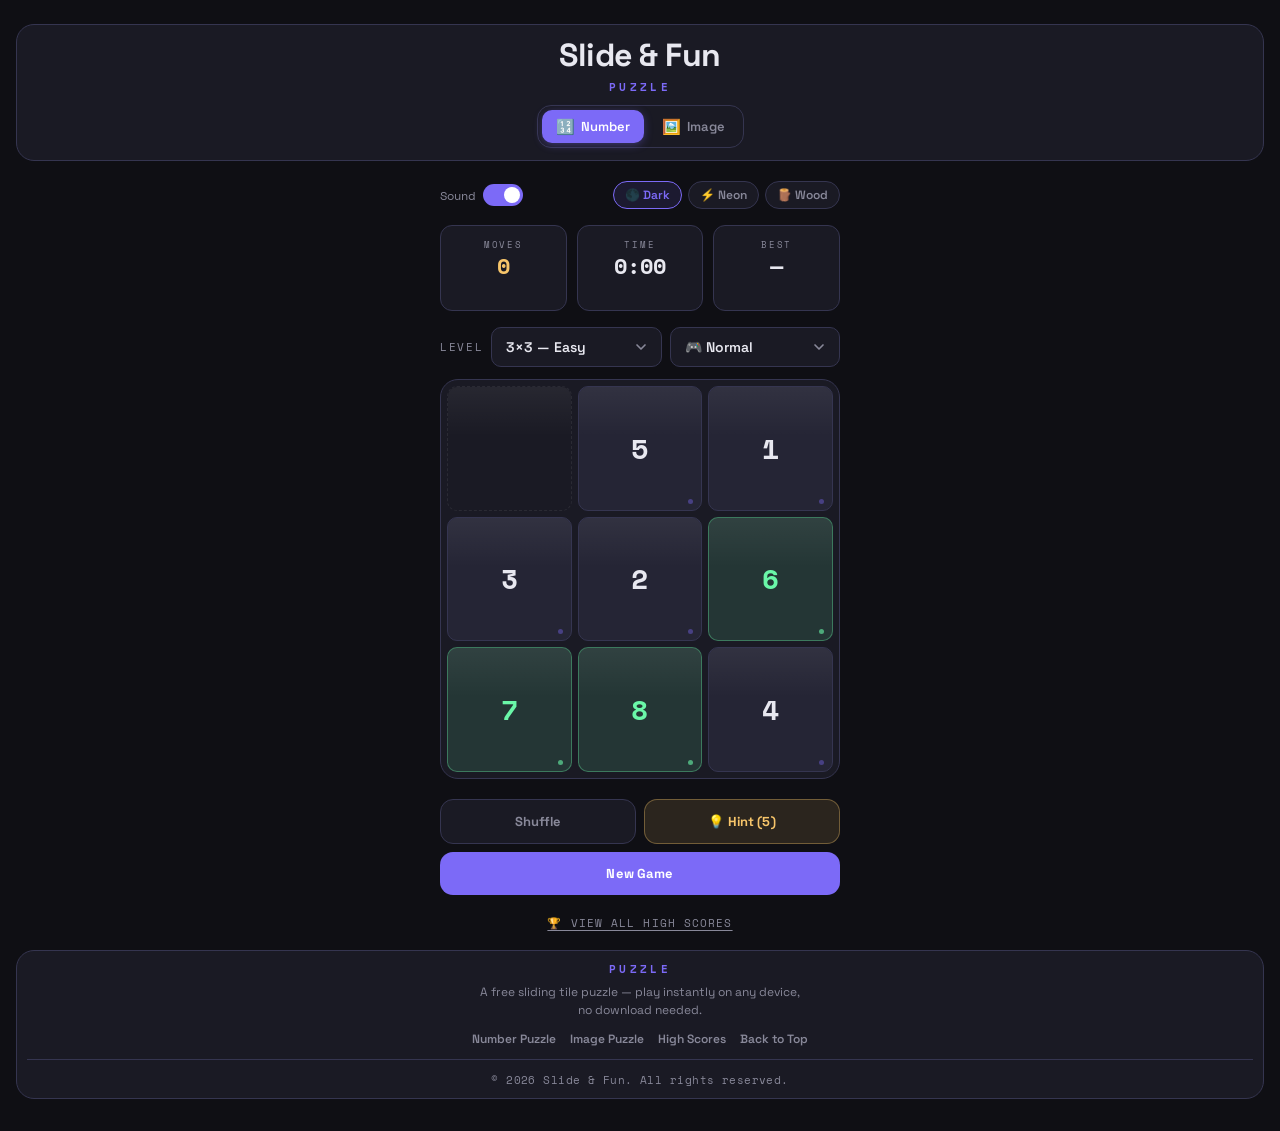
<file: index.html>
<!DOCTYPE html>
<html lang="en">
<head>
<meta charset="UTF-8">
<meta name="viewport" content="width=device-width, initial-scale=1.0, maximum-scale=1.0, user-scalable=no">
<title>Slide & Fun – Free Sliding Tile Puzzle Game</title>

<!-- SEO Meta Tags -->
<meta name="description" content="Slide & Fun is a free mobile-friendly sliding tile puzzle game. Challenge yourself with 3×3 up to 9×9 grids. Play instantly — no download needed!">
<meta name="keywords" content="sliding puzzle, tile puzzle, number puzzle, free puzzle game, brain game, mobile puzzle">
<meta name="author" content="Slide & Fun">
<meta name="robots" content="index, follow">
<link rel="canonical" href="https://slide-and-fun.netlify.app/">
<meta property="og:title" content="Slide & Fun – Sliding Tile Puzzle Game">
<meta property="og:description" content="Free online sliding tile puzzle. Multiple difficulty levels, timer, and best score tracking. Play now!">
<meta property="og:url" content="https://slide-and-fun.netlify.app/">
<meta property="og:type" content="website">
<meta name="twitter:card" content="summary_large_image">
<meta name="twitter:title" content="Slide & Fun – Sliding Tile Puzzle Game">
<meta name="theme-color" content="#0f0f14">

<link rel="stylesheet" href="styles.css">
</head>
<body>

<header class="app-header">
  <div class="header-top">
    <span class="logo">Puzzle</span>
    <nav class="header-nav">
      <button class="nav-tab active" data-mode="number" onclick="switchMode('number')">
        <span class="nav-icon">🔢</span>
        <span class="nav-label">Number</span>
      </button>
      <button class="nav-tab" data-mode="image" onclick="switchMode('image')">
        <span class="nav-icon">🖼️</span>
        <span class="nav-label">Image</span>
      </button>
    </nav>
  </div>
  <h1>Slide &amp; Fun</h1>
</header>

<!-- ── Number Puzzle View ── -->
<div id="number-puzzle-view">

<!-- Controls: Sound + Theme -->
<div id="controls-row">
  <div class="sound-group">
    <span class="sound-label">Sound</span>
    <button class="toggle on" id="sound-toggle" onclick="toggleSound()" aria-label="Toggle sound"></button>
  </div>
  <div class="theme-group">
    <button class="theme-btn active" data-theme="dark"   onclick="setTheme('dark',this)">🌑 Dark</button>
    <button class="theme-btn"        data-theme="neon"   onclick="setTheme('neon',this)">⚡ Neon</button>
    <button class="theme-btn"        data-theme="wood"   onclick="setTheme('wood',this)">🪵 Wood</button>
  </div>
</div>

<!-- Stats -->
<div class="stats">
  <div class="stat-box">
    <div class="stat-label">Moves</div>
    <div class="stat-value accent" id="moves">0</div>
  </div>
  <div class="stat-box">
    <div class="stat-label">Time</div>
    <div class="stat-value" id="timer">0:00</div>
  </div>
  <div class="stat-box">
    <div class="stat-label">Best</div>
    <div class="stat-value" id="best">—</div>
    <div class="best-badge" id="best-badge">SAVED</div>
  </div>
</div>

<!-- Difficulty + Mode Row -->
<div class="difficulty-row">
  <span class="diff-label">Level</span>
  <select class="diff-select" id="diff-select" onchange="setDifficulty(parseInt(this.value))">
    <option value="3">3×3 — Easy</option>
    <option value="4">4×4 — Medium</option>
    <option value="5">5×5 — Hard</option>
    <option value="6">6×6 — Expert</option>
    
  </select>
  <select class="mode-select" id="mode-select" onchange="onModeChange(this.value)">
    <option value="normal">🎮 Normal</option>
    <option value="challenge">⏱ Challenge</option>
  </select>
</div>

<!-- Challenge countdown bar -->
<div id="challenge-bar-wrap">
  <div class="challenge-bar-header">
    <span class="challenge-bar-label">⏱ Time Remaining</span>
    <span id="challenge-countdown">—</span>
  </div>
  <div class="challenge-bar-track">
    <div id="challenge-bar-fill"></div>
  </div>
</div>

<!-- Board -->
<div id="board-wrap">
  <div id="board"></div>
</div>

<!-- Actions -->
<div id="actions">
  <button class="btn btn-secondary" onclick="shuffleBoard()">Shuffle</button>
  <button class="btn btn-hint" id="hint-btn" onclick="showHint()">💡 Hint</button>
  <button class="btn btn-primary" onclick="newGame(true)">New Game</button>
</div>

<!-- High Score link -->
<div class="hs-row">
  <button class="hs-link" onclick="showHSPanel()">🏆 View All High Scores</button>
</div>

</div><!-- end number-puzzle-view -->

<!-- Time Limit Modal -->
<div id="time-modal-overlay">
  <div class="time-modal-card">
    <span class="time-modal-emoji">⏱</span>
    <div class="time-modal-title">Challenge Mode</div>
    <div class="time-modal-sub">Set a time limit. Solve the puzzle before time runs out!</div>
    <div class="time-input-wrap">
      <input type="number" id="time-limit-input" min="1" max="99" value="5" placeholder="5" />
      <span class="time-input-unit">minutes</span>
    </div>
    <div class="time-modal-actions">
      <button class="btn btn-secondary" onclick="cancelChallengeMode()" style="flex:1;padding:13px 0">Cancel</button>
      <button class="btn btn-challenge" onclick="startChallenge()" style="flex:2;padding:13px 0;font-size:15px;font-weight:700">Start ⚡</button>
    </div>
  </div>
</div>

<!-- Time's Up Overlay -->
<div id="timesup-overlay">
  <div class="timesup-card">
    <span class="timesup-emoji">⌛</span>
    <div class="timesup-title">Oops! Time's Up</div>
    <div class="timesup-msg">
      The puzzle wasn't finished within<br>
      <strong id="timesup-limit-display">—</strong>. Better luck next time!
    </div>
    <div style="display:flex;gap:10px">
      <button class="btn btn-secondary" onclick="exitChallenge()" style="flex:1;padding:13px 0;font-size:13px">Normal Mode</button>
      <button class="btn btn-challenge" onclick="retryChallenge()" style="flex:2;padding:13px 0;font-size:15px;font-weight:700">Try Again ⚡</button>
    </div>
  </div>
</div>

<!-- Win Overlay -->
<div id="win-overlay">
  <div class="win-card">
    <span class="win-emoji">🎉</span>
    <div id="challenge-win-badge" class="challenge-win-badge" style="display:none">⚡ Challenge Cleared!</div>
    <div class="win-title">Solved!</div>
    <div class="win-sub" id="win-sub">Puzzle complete</div>
    <div class="win-stats">
      <div>
        <div class="win-stat-label">Moves</div>
        <div class="win-stat-val" id="win-moves">0</div>
      </div>
      <div>
        <div class="win-stat-label">Time</div>
        <div class="win-stat-val" id="win-time">0:00</div>
      </div>
    </div>
    <div class="win-hs" id="win-hs"></div>
    <div class="win-actions">
      <button class="btn btn-secondary" id="win-share-btn" onclick="shareResult()" style="font-size:13px">📤 Share</button>
      <button class="btn btn-primary" onclick="closeWin()">Play Again</button>
    </div>
  </div>
</div>

<!-- High Score Panel -->
<div id="hs-overlay">
  <div class="hs-card">
    <div class="hs-card-title">🏆 High Scores</div>
    <div class="hs-card-sub">Best time per grid size</div>
    <table class="hs-table" id="hs-table">
      <thead>
        <tr>
          <th>Size</th>
          <th>Best Time</th>
          <th>Moves</th>
        </tr>
      </thead>
      <tbody id="hs-tbody"></tbody>
    </table>
    <div class="hs-actions">
      <button class="btn btn-danger" onclick="clearScores()" style="flex:1;font-size:13px;padding:12px 0">🗑 Reset All</button>
      <button class="btn btn-primary" onclick="closeHSPanel()" style="flex:2;padding:12px 0">Close</button>
    </div>
  </div>
</div>

<!-- ── Image Puzzle View ── -->
<div id="image-puzzle-view" class="hidden">

  <!-- Image source controls -->
  <div class="ip-source-row">
    <button class="ip-src-btn active" id="ip-src-default" onclick="selectImageSource('default',this)">🎨 Samples</button>
    <button class="ip-src-btn" id="ip-src-upload" onclick="document.getElementById('ip-file-input').click()">📁 Upload</button>
    <input type="file" id="ip-file-input" accept="image/*" style="display:none" onchange="handleImageUpload(this)">
  </div>

  <!-- Sample images grid (shown when source=default) -->
  <div id="ip-samples-grid" class="ip-samples-grid">
    <!-- Populated dynamically from PUZZLE_ASSETS in script.js -->
  </div>

  <!-- IP Stats row -->
  <div class="ip-stats">
    <div class="ip-stat-box">
      <div class="stat-label">Moves</div>
      <div class="stat-value accent" id="ip-moves">0</div>
    </div>
    <div class="ip-stat-box">
      <div class="stat-label">Time</div>
      <div class="stat-value" id="ip-timer">0:00</div>
    </div>
    <div class="ip-stat-box">
      <div class="stat-label">Grid</div>
      <div class="stat-value" id="ip-grid-label">3×3</div>
    </div>
  </div>

  <!-- Difficulty row -->
  <div class="difficulty-row" style="margin-bottom:10px">
    <span class="diff-label">Level</span>
    <select class="diff-select" id="ip-diff-select" onchange="setIPDifficulty(parseInt(this.value))">
      <option value="3">3×3 — Easy</option>
      <option value="4">4×4 — Medium</option>
      <option value="5">5×5 — Hard</option>
      <option value="6">6×6 — Expert</option>
    </select>
    <button class="ip-preview-btn" id="ip-preview-btn" onmousedown="showIPPreview()" onmouseup="hideIPPreview()" ontouchstart="showIPPreview()" ontouchend="hideIPPreview()">👁 Show</button>
  </div>

  <!-- Board -->
  <div id="ip-board-wrap">
    <div id="ip-board"></div>
    <!-- Preview overlay -->
    <div id="ip-preview-overlay">
      <canvas id="ip-preview-canvas"></canvas>
    </div>
  </div>

  <!-- Actions -->
  <div id="ip-actions">
    <button class="btn btn-secondary" onclick="ipShuffle()">Shuffle</button>
    <button class="btn btn-hint" id="ip-hint-btn" onclick="ipShowHint()">💡 Hint</button>
    <button class="btn btn-solve" id="ip-solve-btn" onclick="ipAutoSolve()">⚡ Solve</button>
    <button class="btn btn-primary" onclick="ipNewGame(true)">New Game</button>
  </div>

</div><!-- end image-puzzle-view -->

<!-- IP Win Overlay -->
<div id="ip-win-overlay">
  <div class="win-card">
    <span class="win-emoji">🎉</span>
    <div class="win-title">Solved!</div>
    <div class="win-sub">Image puzzle complete!</div>
    <div class="win-stats">
      <div>
        <div class="win-stat-label">Moves</div>
        <div class="win-stat-val" id="ip-win-moves">0</div>
      </div>
      <div>
        <div class="win-stat-label">Time</div>
        <div class="win-stat-val" id="ip-win-time">0:00</div>
      </div>
    </div>
    <div class="win-actions">
      <button class="btn btn-primary" onclick="closeIPWin()">Play Again</button>
    </div>
  </div>
</div>

<div id="toast">Link copied!</div>

<footer class="site-footer">
  <div class="footer-top">
    <span class="logo">Puzzle</span>
    <p class="footer-tagline">A free sliding tile puzzle — play instantly on any device, no download needed.</p>
  </div>
  <nav class="footer-links">
    <a href="#" onclick="switchMode('number'); return false;">Number Puzzle</a>
    <a href="#" onclick="switchMode('image'); return false;">Image Puzzle</a>
    <a href="#" onclick="showHSPanel(); return false;">High Scores</a>
    <a href="#" onclick="document.querySelector('.app-header').scrollIntoView({behavior:'smooth'}); return false;">Back to Top</a>
  </nav>
  <p class="footer-copy">© <span class="footer-year"></span> Slide &amp; Fun. All rights reserved.</p>
</footer>

<script src="script.js"></script>
</body>
</html>
</file>
<file: styles.css>
@import url('https://fonts.googleapis.com/css2?family=Space+Grotesk:wght@400;600;700&family=Space+Mono:wght@400;700&display=swap');

  /* ── Theme Variables ── */
  :root {
    --bg: #0f0f14;
    --surface: #1a1a24;
    --tile: #252535;
    --tile-border: #353550;
    --accent: #7c6af7;
    --accent2: #f7c56a;
    --text: #e8e8f0;
    --muted: #888899;
    --win: #6af7a8;
    --grid-gap: 6px;
    --tile-shine: rgba(255,255,255,0.06);
    --tile-radius: 10px;
    --board-radius: 18px;
    --tile-shadow: none;
  }

  /* Neon Theme */
  body.theme-neon {
    --bg: #05050f;
    --surface: #0c0c20;
    --tile: #10103a;
    --tile-border: #2020aa;
    --accent: #00e5ff;
    --accent2: #ff00e5;
    --text: #e8f0ff;
    --muted: #7080bb;
    --win: #00ff99;
    --tile-shine: rgba(0,229,255,0.07);
    --tile-radius: 8px;
    --board-radius: 14px;
    --tile-shadow: 0 0 8px rgba(0,229,255,0.15);
  }

  /* Wood Theme */
  body.theme-wood {
    --bg: #1a0f08;
    --surface: #2e1c0e;
    --tile: #4a2e18;
    --tile-border: #6b3f20;
    --accent: #c8722a;
    --accent2: #f0b843;
    --text: #f5e8cc;
    --muted: #b8966a;
    --win: #7ec850;
    --tile-shine: rgba(255,200,100,0.10);
    --tile-radius: 10px;
    --board-radius: 18px;
    --tile-shadow: inset 0 1px 0 rgba(255,210,150,0.15), inset 0 -1px 0 rgba(0,0,0,0.3);
  }

  /* Wood background — dark walnut grain */
  body.theme-wood {
    background-color: #1a0f08;
    background-image:
      url("data:image/svg+xml,%3Csvg xmlns='http://www.w3.org/2000/svg' width='400' height='400'%3E%3Cfilter id='grain'%3E%3CfeTurbulence type='fractalNoise' baseFrequency='0.9 0.05' numOctaves='4' seed='3' stitchTiles='stitch'/%3E%3CfeColorMatrix type='saturate' values='0'/%3E%3C/filter%3E%3Crect width='400' height='400' filter='url(%23grain)' opacity='0.18'/%3E%3C/svg%3E"),
      repeating-linear-gradient(
        175deg,
        transparent 0px,
        transparent 3px,
        rgba(90,50,15,0.07) 3px,
        rgba(90,50,15,0.07) 4px,
        transparent 4px,
        transparent 12px,
        rgba(60,30,8,0.05) 12px,
        rgba(60,30,8,0.05) 14px
      ),
      repeating-linear-gradient(
        178deg,
        rgba(180,100,30,0.04) 0px,
        transparent 2px,
        transparent 28px,
        rgba(100,50,10,0.06) 29px,
        transparent 31px
      ),
      linear-gradient(180deg, #221408 0%, #1a0f08 40%, #1e1208 100%);
  }

  /* Wood board — lighter oak surface */
  body.theme-wood #board {
    background-color: #2e1c0e;
    background-image:
      url("data:image/svg+xml,%3Csvg xmlns='http://www.w3.org/2000/svg' width='300' height='300'%3E%3Cfilter id='g2'%3E%3CfeTurbulence type='fractalNoise' baseFrequency='1.1 0.04' numOctaves='3' seed='7' stitchTiles='stitch'/%3E%3CfeColorMatrix type='saturate' values='0'/%3E%3C/filter%3E%3Crect width='300' height='300' filter='url(%23g2)' opacity='0.14'/%3E%3C/svg%3E"),
      repeating-linear-gradient(
        176deg,
        transparent 0px,
        transparent 5px,
        rgba(110,60,20,0.06) 5px,
        rgba(110,60,20,0.06) 6px,
        transparent 6px,
        transparent 18px,
        rgba(70,35,8,0.05) 18px,
        rgba(70,35,8,0.05) 20px
      ),
      linear-gradient(180deg, #3a2212 0%, #2e1c0e 50%, #321e10 100%);
    box-shadow:
      inset 0 3px 12px rgba(0,0,0,0.5),
      inset 0 -2px 6px rgba(0,0,0,0.3),
      0 6px 24px rgba(0,0,0,0.5),
      0 2px 4px rgba(0,0,0,0.4);
    border-color: #5a3515;
  }

  /* Wood tiles — individual plank look */
  body.theme-wood .tile:not(.empty) {
    background-color: #4a2e18;
    background-image:
      url("data:image/svg+xml,%3Csvg xmlns='http://www.w3.org/2000/svg' width='200' height='200'%3E%3Cfilter id='g3'%3E%3CfeTurbulence type='fractalNoise' baseFrequency='1.5 0.06' numOctaves='3' seed='12' stitchTiles='stitch'/%3E%3CfeColorMatrix type='saturate' values='0'/%3E%3C/filter%3E%3Crect width='200' height='200' filter='url(%23g3)' opacity='0.12'/%3E%3C/svg%3E"),
      repeating-linear-gradient(
        174deg,
        transparent 0px,
        transparent 4px,
        rgba(120,65,20,0.07) 4px,
        rgba(120,65,20,0.07) 5px,
        transparent 5px,
        transparent 15px,
        rgba(80,40,10,0.05) 15px,
        rgba(80,40,10,0.05) 17px
      ),
      linear-gradient(145deg, #5c3820 0%, #4a2e18 40%, #3e2412 80%, #4e3218 100%);
    border-color: #7a4a22;
    box-shadow:
      inset 0 1px 0 rgba(255,210,140,0.18),
      inset 0 -1px 0 rgba(0,0,0,0.35),
      inset 1px 0 0 rgba(255,190,100,0.08),
      0 2px 4px rgba(0,0,0,0.3);
  }

  body.theme-wood .tile:not(.empty):hover {
    background-image:
      repeating-linear-gradient(
        174deg,
        transparent 0px,
        transparent 4px,
        rgba(140,75,25,0.09) 4px,
        rgba(140,75,25,0.09) 5px,
        transparent 5px,
        transparent 15px,
        rgba(90,48,12,0.06) 15px,
        rgba(90,48,12,0.06) 17px
      ),
      linear-gradient(145deg, #6e4428 0%, #5a3820 40%, #4a2c14 80%, #5e3c22 100%);
    border-color: #9a5e2e;
    box-shadow:
      inset 0 1px 0 rgba(255,220,160,0.25),
      inset 0 -1px 0 rgba(0,0,0,0.3),
      0 3px 8px rgba(0,0,0,0.4);
  }

  body.theme-wood .tile.correct {
    background-image:
      linear-gradient(145deg, #3a5c22 0%, #2e4818 40%, #263c12 100%) !important;
    border-color: rgba(126,200,80,0.5) !important;
    box-shadow:
      inset 0 1px 0 rgba(160,255,100,0.2),
      inset 0 -1px 0 rgba(0,0,0,0.3),
      0 0 8px rgba(126,200,80,0.15) !important;
  }

  /* Wood stat boxes */
  body.theme-wood .stat-box {
    background-color: #2e1c0e;
    background-image:
      repeating-linear-gradient(
        176deg,
        transparent 0px,
        transparent 6px,
        rgba(100,55,15,0.05) 6px,
        rgba(100,55,15,0.05) 7px
      ),
      linear-gradient(180deg, #361e10 0%, #2e1c0e 100%);
    border-color: #5a3515;
    box-shadow: inset 0 1px 0 rgba(255,200,120,0.07), 0 2px 6px rgba(0,0,0,0.3);
  }

  /* Wood buttons */
  body.theme-wood .btn-primary {
    background: linear-gradient(160deg, #d4863a 0%, #b86820 60%, #a05818 100%);
    box-shadow: inset 0 1px 0 rgba(255,220,160,0.3), 0 3px 8px rgba(0,0,0,0.4), 0 1px 0 rgba(0,0,0,0.5);
    border: 1px solid #8a4a10;
    text-shadow: 0 1px 2px rgba(0,0,0,0.4);
  }

  body.theme-wood .btn-secondary {
    background-color: #3a2412;
    background-image: repeating-linear-gradient(
      175deg,
      transparent 0px, transparent 5px,
      rgba(100,55,15,0.05) 5px, rgba(100,55,15,0.05) 6px
    ), linear-gradient(160deg, #442a16 0%, #3a2412 100%);
    border-color: #6a3e1a;
    box-shadow: inset 0 1px 0 rgba(255,200,120,0.1), 0 2px 4px rgba(0,0,0,0.3);
  }

  body.theme-wood .win-card,
  body.theme-wood .hs-card {
    background-color: #2e1c0e;
    background-image:
      repeating-linear-gradient(
        175deg,
        transparent 0px, transparent 6px,
        rgba(100,55,15,0.05) 6px, rgba(100,55,15,0.05) 7px
      ),
      linear-gradient(180deg, #3a2212 0%, #2e1c0e 60%, #341e0e 100%);
    border-color: #6a3e1a;
    box-shadow: inset 0 1px 0 rgba(255,200,120,0.08), 0 24px 60px rgba(0,0,0,0.7);
  }

  * { box-sizing: border-box; margin: 0; padding: 0; -webkit-tap-highlight-color: transparent; }

  body {
    background: var(--bg);
    color: var(--text);
    font-family: 'Space Grotesk', sans-serif;
    min-height: 100dvh;
    display: flex;
    flex-direction: column;
    align-items: center;
    justify-content: flex-start;
    padding: 24px 16px 32px;
    user-select: none;
    transition: background 0.3s, color 0.3s;
  }

  .app-header {
    width: 100%;
    /* max-width: 400px; */
    margin-bottom: 20px;
    display: flex;
    flex-direction: column-reverse;
    align-items: center;
    gap: 4px;
    background: var(--surface);
    border: 1.5px solid var(--tile-border);
    border-radius: var(--board-radius);
    padding: 10px;
    box-shadow: var(--tile-shadow);
    transition: background 0.3s, border-color 0.3s, box-shadow 0.3s;
  }

  body.theme-neon .app-header {
    box-shadow: 0 0 14px rgba(0,229,255,0.08), var(--tile-shadow);
  }

  body.theme-wood .app-header {
    box-shadow: inset 0 1px 0 rgba(255,210,150,0.08), inset 0 -1px 0 rgba(0,0,0,0.25);
  }

  .header-top {
    width: 100%;
    display: flex;
    flex-direction: column;
    align-items: center;
    justify-content: space-between;
    margin-bottom: 2px;
    gap: 10px;
  }

  .header-nav {
    display: flex;
    gap: 4px;
    background: var(--surface);
    border: 1.5px solid var(--tile-border);
    border-radius: 14px;
    padding: 4px;
  }

  .nav-tab {
    display: flex;
    align-items: center;
    gap: 6px;
    padding: 7px 14px;
    border-radius: 10px;
    border: none;
    background: transparent;
    color: var(--muted);
    font-family: 'Space Grotesk', sans-serif;
    font-size: 13px;
    font-weight: 600;
    cursor: pointer;
    transition: all 0.18s;
    white-space: nowrap;
  }

  .nav-tab .nav-icon { font-size: 15px; }

  .nav-tab.active {
    background: var(--accent);
    color: #fff;
    box-shadow: 0 2px 8px rgba(124,106,247,0.35);
  }

  body.theme-neon .nav-tab.active {
    box-shadow: 0 2px 12px rgba(0,229,255,0.4);
  }

  body.theme-wood .nav-tab.active {
    background: var(--accent);
    box-shadow: 0 2px 8px rgba(200,114,42,0.35);
    color: #fff;
  }

  .nav-tab:not(.active):hover {
    color: var(--text);
    background: rgba(255,255,255,0.05);
  }

  .logo {
    font-family: 'Space Mono', monospace;
    font-size: 11px;
    font-weight: 700;
    letter-spacing: 0.3em;
    text-transform: uppercase;
    color: var(--accent);
  }

  h1 {
    font-size: 32px;
    font-weight: 700;
    letter-spacing: -0.5px;
    color: var(--text);
  }

  /* (title-row and title-icon-btn replaced by header-nav) */

  /* ── Controls Row (sound + theme) ── */
  #controls-row {
    width: 100%;
    max-width: 400px;
    display: flex;
    justify-content: space-between;
    align-items: center;
    margin-bottom: 16px;
    gap: 8px;
  }

  .sound-group {
    display: flex;
    align-items: center;
    gap: 8px;
  }

  .sound-label {
    font-size: 12px;
    color: var(--muted);
    font-family: 'Space Mono', monospace;
  }

  .toggle {
    width: 40px;
    height: 22px;
    background: var(--tile-border);
    border-radius: 11px;
    position: relative;
    cursor: pointer;
    transition: background 0.2s;
    border: none;
    padding: 0;
    flex-shrink: 0;
  }

  .toggle.on { background: var(--accent); }

  .toggle::after {
    content: '';
    position: absolute;
    top: 3px;
    left: 3px;
    width: 16px;
    height: 16px;
    background: #fff;
    border-radius: 50%;
    transition: transform 0.2s;
  }

  .toggle.on::after { transform: translateX(18px); }

  /* ── Theme Switcher ── */
  .theme-group {
    display: flex;
    gap: 6px;
    align-items: center;
  }

  .theme-btn {
    padding: 5px 11px;
    border-radius: 20px;
    border: 1.5px solid var(--tile-border);
    background: var(--surface);
    color: var(--muted);
    font-family: 'Space Grotesk', sans-serif;
    font-size: 12px;
    font-weight: 600;
    cursor: pointer;
    transition: all 0.15s;
    white-space: nowrap;
  }

  .theme-btn.active {
    border-color: var(--accent);
    color: var(--accent);
    background: rgba(124,106,247,0.12);
  }

  body.theme-neon .theme-btn.active {
    background: rgba(0,229,255,0.1);
  }

  body.theme-wood .theme-btn.active {
    background: rgba(212,134,58,0.15);
  }

  /* ── Stats ── */
  .stats {
    width: 100%;
    max-width: 400px;
    display: grid;
    grid-template-columns: 1fr 1fr 1fr;
    gap: 10px;
    margin-bottom: 16px;
  }

  .stat-box {
    background: var(--surface);
    border: 1px solid var(--tile-border);
    border-radius: 12px;
    padding: 12px 8px;
    text-align: center;
    transition: background 0.3s, border-color 0.3s;
  }

  .stat-label {
    font-family: 'Space Mono', monospace;
    font-size: 9px;
    letter-spacing: 0.2em;
    text-transform: uppercase;
    color: var(--muted);
    margin-bottom: 4px;
  }

  .stat-value {
    font-family: 'Space Mono', monospace;
    font-size: 22px;
    font-weight: 700;
    color: var(--text);
    line-height: 1;
  }

  .stat-value.accent { color: var(--accent2); }

  /* Best score badge */
  .best-badge {
    display: inline-block;
    font-size: 8px;
    background: var(--win);
    color: #0f0f14;
    border-radius: 4px;
    padding: 1px 5px;
    font-weight: 700;
    letter-spacing: 0.05em;
    margin-top: 3px;
    opacity: 0;
    transition: opacity 0.3s;
    font-family: 'Space Mono', monospace;
  }

  .best-badge.show { opacity: 1; }

  /* ── Difficulty Dropdown ── */
  .difficulty-row {
    width: 100%;
    max-width: 400px;
    display: flex;
    align-items: center;
    gap: 8px;
    margin-bottom: 12px;
  }

  .diff-label {
    font-family: 'Space Mono', monospace;
    font-size: 11px;
    letter-spacing: 0.15em;
    text-transform: uppercase;
    color: var(--muted);
    white-space: nowrap;
    flex-shrink: 0;
  }

  .diff-select {
    flex: 1;
    appearance: none;
    -webkit-appearance: none;
    background: var(--surface);
    color: var(--text);
    border: 1.5px solid var(--tile-border);
    border-radius: 10px;
    padding: 10px 36px 10px 14px;
    font-family: 'Space Grotesk', sans-serif;
    font-size: 14px;
    font-weight: 600;
    cursor: pointer;
    outline: none;
    transition: border-color 0.15s, box-shadow 0.15s;
    background-image: url("data:image/svg+xml,%3Csvg xmlns='http://www.w3.org/2000/svg' width='16' height='16' viewBox='0 0 24 24' fill='none' stroke='%23888899' stroke-width='2.5' stroke-linecap='round' stroke-linejoin='round'%3E%3Cpolyline points='6 9 12 15 18 9'/%3E%3C/svg%3E");
    background-repeat: no-repeat;
    background-position: right 12px center;
  }

  .diff-select:focus {
    border-color: var(--accent);
    box-shadow: 0 0 0 3px rgba(124,106,247,0.12);
  }

  body.theme-wood .diff-select {
    background-color: #3a2412;
    border-color: #6a3e1a;
    background-image: url("data:image/svg+xml,%3Csvg xmlns='http://www.w3.org/2000/svg' width='16' height='16' viewBox='0 0 24 24' fill='none' stroke='%23b8966a' stroke-width='2.5' stroke-linecap='round' stroke-linejoin='round'%3E%3Cpolyline points='6 9 12 15 18 9'/%3E%3C/svg%3E");
    background-repeat: no-repeat;
    background-position: right 12px center;
  }

  body.theme-wood .diff-select:focus {
    border-color: var(--accent);
    box-shadow: 0 0 0 3px rgba(200,114,42,0.15);
  }

  body.theme-neon .diff-select:focus {
    box-shadow: 0 0 0 3px rgba(0,229,255,0.12);
  }
  /* ── Board ── */
  #board-wrap {
    width: 100%;
    max-width: 400px;
    aspect-ratio: 1;
    position: relative;
    margin-bottom: 20px;
  }

  #board {
    width: 100%;
    height: 100%;
    display: grid;
    gap: var(--grid-gap);
    background: var(--surface);
    border: 1.5px solid var(--tile-border);
    border-radius: var(--board-radius);
    padding: var(--grid-gap);
    transition: background 0.3s, border-color 0.3s;
  }

  /* Neon board glow */
  body.theme-neon #board {
    box-shadow: 0 0 20px rgba(0,229,255,0.08), inset 0 0 30px rgba(0,0,50,0.5);
  }

  /* Board base */

  .tile {
    background: var(--tile);
    border: 1.5px solid var(--tile-border);
    border-radius: var(--tile-radius);
    display: flex;
    align-items: center;
    justify-content: center;
    font-family: 'Space Mono', monospace;
    font-weight: 700;
    cursor: pointer;
    transition: transform 0.12s ease, background 0.15s, box-shadow 0.15s;
    position: relative;
    overflow: hidden;
    box-shadow: var(--tile-shadow);
  }

  .tile:active { transform: scale(0.94); }

  /* Slide animation */
  @keyframes slideUp    { from { transform: translateY( var(--slide-dist)); } to { transform: translateY(0); } }
  @keyframes slideDown  { from { transform: translateY(calc(var(--slide-dist) * -1)); } to { transform: translateY(0); } }
  @keyframes slideLeft  { from { transform: translateX( var(--slide-dist)); } to { transform: translateX(0); } }
  @keyframes slideRight { from { transform: translateX(calc(var(--slide-dist) * -1)); } to { transform: translateX(0); } }

  .tile.anim-up    { animation: slideUp    0.16s cubic-bezier(0.22, 0.61, 0.36, 1) both; }
  .tile.anim-down  { animation: slideDown  0.16s cubic-bezier(0.22, 0.61, 0.36, 1) both; }
  .tile.anim-left  { animation: slideLeft  0.16s cubic-bezier(0.22, 0.61, 0.36, 1) both; }
  .tile.anim-right { animation: slideRight 0.16s cubic-bezier(0.22, 0.61, 0.36, 1) both; }

  .tile.correct {
    background: rgba(106, 247, 168, 0.13);
    border-color: rgba(106, 247, 168, 0.35);
    color: var(--win);
  }

  body.theme-neon .tile.correct {
    background: rgba(0,255,153,0.1);
    border-color: rgba(0,255,153,0.4);
    box-shadow: 0 0 10px rgba(0,255,153,0.2);
  }

  body.theme-wood .tile.correct {
    background: rgba(126,200,80,0.15);
    border-color: rgba(126,200,80,0.4);
  }

  .tile.empty {
    background: transparent;
    border: 1.5px dashed rgba(255,255,255,0.07);
    cursor: default;
    box-shadow: none;
  }

  .tile.empty:active { transform: none; }

  .tile::before {
    content: '';
    position: absolute;
    top: 0; left: 0; right: 0;
    height: 40%;
    background: linear-gradient(to bottom, var(--tile-shine), transparent);
    border-radius: 8px 8px 0 0;
    pointer-events: none;
  }

  .tile .tile-num { position: relative; z-index: 1; color: var(--text); }

  .tile.correct .tile-num { color: var(--win); }

  .tile .tile-dot {
    position: absolute;
    bottom: 6px;
    right: 8px;
    width: 5px;
    height: 5px;
    border-radius: 50%;
    background: var(--accent);
    opacity: 0.4;
  }

  .tile.correct .tile-dot { background: var(--win); opacity: 0.6; }

  /* Neon tile glow on hover */
  body.theme-neon .tile:not(.empty):hover {
    box-shadow: 0 0 12px rgba(0,229,255,0.25);
    border-color: rgba(0,229,255,0.5);
  }

  /* ── Actions ── */
  #actions, #ip-actions {
    width: 100%;
    max-width: 400px;
    display: flex;
    flex-wrap: wrap;
    gap: 8px;
    margin-bottom: 12px;
  }

  #actions .btn, #ip-actions .btn {
    flex: 1 1 calc(50% - 4px);
    min-width: 0;
    padding: 13px 6px;
    font-size: 13px;
  }

  #ip-actions {
    margin-top: 12px;
  }

  .btn {
    flex: 1;
    padding: 15px 0;
    border-radius: 13px;
    border: none;
    font-family: 'Space Grotesk', sans-serif;
    font-size: 15px;
    font-weight: 700;
    cursor: pointer;
    transition: transform 0.1s, opacity 0.1s;
    letter-spacing: 0.01em;
  }

  .btn:active { transform: scale(0.97); opacity: 0.85; }
  .btn-primary { background: var(--accent); color: #fff; }

  body.theme-neon .btn-primary {
    box-shadow: 0 0 16px rgba(0,229,255,0.3);
  }

  .btn-secondary {
    background: var(--surface);
    color: var(--muted);
    border: 1.5px solid var(--tile-border);
  }

  /* Hint button */
  .btn-hint {
    background: rgba(247,197,106,0.12);
    color: var(--accent2);
    border: 1.5px solid rgba(247,197,106,0.35);
    font-size: 13px;
  }

  .btn-hint:hover { background: rgba(247,197,106,0.2); border-color: var(--accent2); }
  .btn-hint:disabled { opacity: 0.4; cursor: not-allowed; transform: none; }

  body.theme-neon .btn-hint {
    background: rgba(255,0,229,0.1);
    color: #ff00e5;
    border-color: rgba(255,0,229,0.3);
  }

  body.theme-wood .btn-hint {
    background: rgba(240,184,67,0.12);
    color: var(--accent2);
    border-color: rgba(240,184,67,0.35);
  }

  /* Solve button */
  .btn-solve {
    background: rgba(106,247,168,0.12);
    color: var(--win);
    border: 1.5px solid rgba(106,247,168,0.35);
    font-size: 13px;
  }

  .btn-solve:hover { background: rgba(106,247,168,0.2); border-color: var(--win); }
  .btn-solve:disabled { opacity: 0.4; cursor: not-allowed; transform: none; }

  body.theme-neon .btn-solve {
    background: rgba(0,255,153,0.1);
    color: #00ff99;
    border-color: rgba(0,255,153,0.3);
  }

  body.theme-wood .btn-solve {
    background: rgba(126,200,80,0.12);
    color: #7ec850;
    border-color: rgba(126,200,80,0.35);
  }

  /* Hint highlight on tiles */
  @keyframes hintPulse {
    0%   { box-shadow: 0 0 0 0 rgba(247,197,106,0.7), var(--tile-shadow); transform: scale(1); }
    40%  { box-shadow: 0 0 0 6px rgba(247,197,106,0.3), var(--tile-shadow); transform: scale(1.06); }
    70%  { box-shadow: 0 0 0 10px rgba(247,197,106,0.1), var(--tile-shadow); transform: scale(1.04); }
    100% { box-shadow: 0 0 0 0 rgba(247,197,106,0), var(--tile-shadow); transform: scale(1); }
  }

  .tile.hint-highlight,
  .ip-tile.hint-highlight {
    animation: hintPulse 0.55s ease-out 0s 3 !important;
    border-color: var(--accent2) !important;
    z-index: 2;
  }

  body.theme-neon .tile.hint-highlight,
  body.theme-neon .ip-tile.hint-highlight {
    border-color: #ff00e5 !important;
    animation: hintPulseNeon 0.55s ease-out 0s 3 !important;
  }

  @keyframes hintPulseNeon {
    0%   { box-shadow: 0 0 0 0 rgba(255,0,229,0.7); transform: scale(1); }
    40%  { box-shadow: 0 0 0 6px rgba(255,0,229,0.3); transform: scale(1.06); }
    100% { box-shadow: 0 0 0 0 rgba(255,0,229,0); transform: scale(1); }
  }

  /* ── Win Overlay ── */
  #win-overlay {
    display: none;
    position: fixed;
    inset: 0;
    background: rgba(10,10,18,0.85);
    z-index: 100;
    align-items: center;
    justify-content: center;
    padding: 24px;
    backdrop-filter: blur(6px);
  }

  #win-overlay.show { display: flex; }

  .win-card {
    background: var(--surface);
    border: 1.5px solid var(--tile-border);
    border-radius: 24px;
    padding: 36px 28px;
    text-align: center;
    max-width: 320px;
    width: 100%;
    box-shadow: 0 20px 60px rgba(0,0,0,0.5);
    animation: popIn 0.35s cubic-bezier(0.34, 1.56, 0.64, 1);
  }

  body.theme-neon .win-card {
    box-shadow: 0 0 40px rgba(0,229,255,0.15), 0 20px 60px rgba(0,0,0,0.6);
    border-color: rgba(0,229,255,0.3);
  }

  @keyframes popIn {
    from { transform: scale(0.8); opacity: 0; }
    to { transform: scale(1); opacity: 1; }
  }

  .win-emoji { font-size: 52px; margin-bottom: 12px; display: block; }
  .win-title { font-size: 26px; font-weight: 700; margin-bottom: 6px; color: var(--win); }
  .win-sub { color: var(--muted); font-size: 14px; margin-bottom: 20px; }

  .win-stats {
    display: flex;
    justify-content: center;
    gap: 28px;
    margin-bottom: 16px;
  }

  .win-stat-label {
    font-family: 'Space Mono', monospace;
    font-size: 10px;
    letter-spacing: 0.2em;
    text-transform: uppercase;
    color: var(--muted);
    margin-bottom: 4px;
  }

  .win-stat-val {
    font-family: 'Space Mono', monospace;
    font-size: 26px;
    font-weight: 700;
    color: var(--accent2);
  }

  /* High score row in win card */
  .win-hs {
    background: rgba(106, 247, 168, 0.08);
    border: 1px solid rgba(106,247,168,0.2);
    border-radius: 10px;
    padding: 8px 16px;
    margin-bottom: 16px;
    font-size: 13px;
    color: var(--win);
    font-family: 'Space Mono', monospace;
    display: none;
  }

  .win-hs.show { display: block; }
  .win-hs strong { font-weight: 700; }

  .win-actions { display: flex; gap: 10px; margin-top: 8px; }

  /* ── Toast ── */
  #toast {
    position: fixed;
    bottom: 32px;
    left: 50%;
    transform: translateX(-50%) translateY(20px);
    background: var(--win);
    color: #0f0f14;
    font-family: 'Space Grotesk', sans-serif;
    font-weight: 700;
    font-size: 14px;
    padding: 10px 22px;
    border-radius: 30px;
    opacity: 0;
    transition: all 0.3s;
    pointer-events: none;
    white-space: nowrap;
    z-index: 200;
  }

  #toast.show {
    opacity: 1;
    transform: translateX(-50%) translateY(0);
  }

  /* ── High Score Board Link ── */
  .hs-row {
    width: 100%;
    max-width: 400px;
    display: flex;
    justify-content: center;
    margin-top: 4px;
  }

  .hs-link {
    font-family: 'Space Mono', monospace;
    font-size: 11px;
    color: var(--muted);
    background: none;
    border: none;
    cursor: pointer;
    letter-spacing: 0.1em;
    text-transform: uppercase;
    padding: 4px 8px;
    text-decoration: underline;
    text-underline-offset: 3px;
    transition: color 0.15s;
  }

  .hs-link:hover { color: var(--accent); }

  /* ── HS Panel ── */
  #hs-overlay {
    display: none;
    position: fixed;
    inset: 0;
    background: rgba(10,10,18,0.85);
    z-index: 100;
    align-items: center;
    justify-content: center;
    padding: 24px;
    backdrop-filter: blur(6px);
  }

  #hs-overlay.show { display: flex; }

  .hs-card {
    background: var(--surface);
    border: 1.5px solid var(--tile-border);
    border-radius: 24px;
    padding: 30px 28px;
    text-align: center;
    max-width: 340px;
    width: 100%;
    box-shadow: 0 20px 60px rgba(0,0,0,0.5);
    animation: popIn 0.3s cubic-bezier(0.34, 1.56, 0.64, 1);
  }

  .hs-card-title {
    font-size: 20px;
    font-weight: 700;
    margin-bottom: 4px;
    color: var(--accent2);
  }

  .hs-card-sub {
    font-size: 12px;
    color: var(--muted);
    font-family: 'Space Mono', monospace;
    margin-bottom: 20px;
    letter-spacing: 0.1em;
    text-transform: uppercase;
  }

  .hs-table {
    width: 100%;
    border-collapse: collapse;
    margin-bottom: 20px;
  }

  .hs-table th {
    font-family: 'Space Mono', monospace;
    font-size: 9px;
    letter-spacing: 0.2em;
    text-transform: uppercase;
    color: var(--muted);
    padding: 4px 8px 8px;
    text-align: center;
  }

  .hs-table td {
    padding: 8px;
    font-family: 'Space Mono', monospace;
    font-size: 15px;
    font-weight: 700;
    text-align: center;
    color: var(--text);
    border-top: 1px solid var(--tile-border);
  }

  .hs-table td:first-child {
    color: var(--accent);
    font-size: 13px;
  }

  .hs-table td.hs-time { color: var(--accent2); }
  .hs-table td.hs-empty { color: var(--muted); font-size: 12px; font-weight: 400; }

  .hs-actions { display: flex; gap: 10px; }

  .btn-danger {
    background: rgba(247,90,90,0.15);
    color: #f77a7a;
    border: 1.5px solid rgba(247,90,90,0.3);
    font-size: 13px;
  }

  /* ── Mode Selector ── */
  .mode-select {
    flex: 1;
    appearance: none;
    -webkit-appearance: none;
    background: var(--surface);
    color: var(--text);
    border: 1.5px solid var(--tile-border);
    border-radius: 10px;
    padding: 10px 36px 10px 14px;
    font-family: 'Space Grotesk', sans-serif;
    font-size: 14px;
    font-weight: 600;
    cursor: pointer;
    outline: none;
    transition: border-color 0.15s, box-shadow 0.15s;
    background-image: url("data:image/svg+xml,%3Csvg xmlns='http://www.w3.org/2000/svg' width='16' height='16' viewBox='0 0 24 24' fill='none' stroke='%23888899' stroke-width='2.5' stroke-linecap='round' stroke-linejoin='round'%3E%3Cpolyline points='6 9 12 15 18 9'/%3E%3C/svg%3E");
    background-repeat: no-repeat;
    background-position: right 12px center;
  }

  .mode-select:focus {
    border-color: var(--accent);
    box-shadow: 0 0 0 3px rgba(124,106,247,0.12);
  }

  body.theme-neon .mode-select:focus { box-shadow: 0 0 0 3px rgba(0,229,255,0.12); }

  body.theme-wood .mode-select {
    background-color: #3a2412;
    border-color: #6a3e1a;
    background-image: url("data:image/svg+xml,%3Csvg xmlns='http://www.w3.org/2000/svg' width='16' height='16' viewBox='0 0 24 24' fill='none' stroke='%23b8966a' stroke-width='2.5' stroke-linecap='round' stroke-linejoin='round'%3E%3Cpolyline points='6 9 12 15 18 9'/%3E%3C/svg%3E");
    background-repeat: no-repeat;
    background-position: right 12px center;
  }

  /* Challenge mode — accent border on mode select when active */
  .mode-select.challenge-active {
    border-color: #f7736a;
    color: #f7736a;
    box-shadow: 0 0 0 3px rgba(247,115,106,0.12);
  }

  /* ── Countdown timer bar ── */
  #challenge-bar-wrap {
    width: 100%;
    max-width: 400px;
    margin-bottom: 12px;
    display: none;
  }

  #challenge-bar-wrap.show { display: block; }

  .challenge-bar-header {
    display: flex;
    justify-content: space-between;
    align-items: center;
    margin-bottom: 6px;
  }

  .challenge-bar-label {
    font-family: 'Space Mono', monospace;
    font-size: 10px;
    letter-spacing: 0.2em;
    text-transform: uppercase;
    color: var(--muted);
  }

  #challenge-countdown {
    font-family: 'Space Mono', monospace;
    font-size: 13px;
    font-weight: 700;
    color: #f7a36a;
    transition: color 0.3s;
  }

  #challenge-countdown.urgent { color: #f7736a; animation: pulse-urgent 0.6s infinite; }

  @keyframes pulse-urgent {
    0%, 100% { opacity: 1; }
    50% { opacity: 0.5; }
  }

  .challenge-bar-track {
    width: 100%;
    height: 6px;
    background: var(--tile-border);
    border-radius: 3px;
    overflow: hidden;
  }

  #challenge-bar-fill {
    height: 100%;
    background: linear-gradient(90deg, #f7a36a, #f7736a);
    border-radius: 3px;
    transition: width 1s linear, background 0.3s;
    width: 100%;
  }

  /* ── Time Limit Modal ── */
  #time-modal-overlay {
    display: none;
    position: fixed;
    inset: 0;
    background: rgba(10,10,18,0.88);
    z-index: 150;
    align-items: center;
    justify-content: center;
    padding: 24px;
    backdrop-filter: blur(6px);
  }

  #time-modal-overlay.show { display: flex; }

  .time-modal-card {
    background: var(--surface);
    border: 1.5px solid var(--tile-border);
    border-radius: 24px;
    padding: 36px 28px;
    text-align: center;
    max-width: 320px;
    width: 100%;
    box-shadow: 0 20px 60px rgba(0,0,0,0.5);
    animation: popIn 0.35s cubic-bezier(0.34, 1.56, 0.64, 1);
  }

  body.theme-neon .time-modal-card {
    box-shadow: 0 0 40px rgba(247,115,106,0.15), 0 20px 60px rgba(0,0,0,0.6);
    border-color: rgba(247,115,106,0.3);
  }

  .time-modal-emoji { font-size: 48px; margin-bottom: 12px; display: block; }
  .time-modal-title { font-size: 22px; font-weight: 700; color: #f7a36a; margin-bottom: 6px; }
  .time-modal-sub {
    font-size: 13px;
    color: var(--muted);
    margin-bottom: 24px;
    line-height: 1.5;
  }

  .time-input-wrap {
    display: flex;
    align-items: center;
    gap: 10px;
    justify-content: center;
    margin-bottom: 24px;
  }

  #time-limit-input {
    width: 90px;
    padding: 12px 10px;
    border-radius: 12px;
    border: 1.5px solid var(--tile-border);
    background: var(--tile);
    color: var(--text);
    font-family: 'Space Mono', monospace;
    font-size: 28px;
    font-weight: 700;
    text-align: center;
    outline: none;
    transition: border-color 0.15s, box-shadow 0.15s;
    -moz-appearance: textfield;
  }

  #time-limit-input::-webkit-outer-spin-button,
  #time-limit-input::-webkit-inner-spin-button { -webkit-appearance: none; }

  #time-limit-input:focus {
    border-color: #f7a36a;
    box-shadow: 0 0 0 3px rgba(247,163,106,0.15);
  }

  .time-input-unit {
    font-family: 'Space Mono', monospace;
    font-size: 12px;
    color: var(--muted);
    text-transform: uppercase;
    letter-spacing: 0.15em;
  }

  .time-modal-actions { display: flex; gap: 10px; }

  .btn-challenge {
    background: linear-gradient(135deg, #f7a36a, #f7736a);
    color: #fff;
    border: none;
  }

  body.theme-wood .time-modal-card {
    background-color: #2e1c0e;
    border-color: #6a3e1a;
  }

  /* ── Time's Up Overlay ── */
  #timesup-overlay {
    display: none;
    position: fixed;
    inset: 0;
    background: rgba(10,10,18,0.9);
    z-index: 120;
    align-items: center;
    justify-content: center;
    padding: 24px;
    backdrop-filter: blur(8px);
  }

  #timesup-overlay.show { display: flex; }

  .timesup-card {
    background: var(--surface);
    border: 1.5px solid rgba(247,115,106,0.4);
    border-radius: 24px;
    padding: 36px 28px;
    text-align: center;
    max-width: 320px;
    width: 100%;
    box-shadow: 0 0 40px rgba(247,115,106,0.12), 0 20px 60px rgba(0,0,0,0.6);
    animation: popIn 0.35s cubic-bezier(0.34, 1.56, 0.64, 1);
  }

  body.theme-neon .timesup-card {
    box-shadow: 0 0 50px rgba(247,115,106,0.2), 0 20px 60px rgba(0,0,0,0.7);
  }

  body.theme-wood .timesup-card {
    background-color: #2e1c0e;
    border-color: rgba(247,115,106,0.35);
  }

  .timesup-emoji { font-size: 52px; margin-bottom: 12px; display: block; }
  .timesup-title { font-size: 26px; font-weight: 700; color: #f7736a; margin-bottom: 8px; }
  .timesup-msg {
    font-size: 14px;
    color: var(--muted);
    margin-bottom: 20px;
    line-height: 1.6;
  }

  .timesup-msg strong { color: var(--text); }

  /* Challenge win card extra */
  .challenge-win-badge {
    display: inline-flex;
    align-items: center;
    gap: 6px;
    background: rgba(247,163,106,0.12);
    border: 1px solid rgba(247,163,106,0.3);
    border-radius: 30px;
    padding: 5px 14px;
    font-family: 'Space Mono', monospace;
    font-size: 11px;
    color: #f7a36a;
    letter-spacing: 0.1em;
    text-transform: uppercase;
    margin-bottom: 14px;
  }

  /* ── Number Puzzle View ── */
  #number-puzzle-view {
    width: 100%;
    display: flex;
    flex-direction: column;
    align-items: center;
  }

  #number-puzzle-view.hidden { display: none; }

  /* ── Image Puzzle View ── */
  #image-puzzle-view {
    width: 100%;
    max-width: 400px;
    display: flex;
    flex-direction: column;
    align-items: center;
  }

  #image-puzzle-view.hidden { display: none; }

  /* Image source buttons */
  .ip-source-row {
    width: 100%;
    display: flex;
    gap: 8px;
    margin-bottom: 12px;
  }

  .ip-src-btn {
    flex: 1;
    padding: 9px 0;
    border-radius: 10px;
    border: 1.5px solid var(--tile-border);
    background: var(--surface);
    color: var(--muted);
    font-family: 'Space Grotesk', sans-serif;
    font-size: 13px;
    font-weight: 600;
    cursor: pointer;
    transition: all 0.15s;
  }

  .ip-src-btn.active {
    border-color: var(--accent);
    color: var(--accent);
    background: rgba(124,106,247,0.1);
  }

  body.theme-neon .ip-src-btn.active { background: rgba(0,229,255,0.08); }
  body.theme-wood .ip-src-btn.active { background: rgba(200,114,42,0.12); border-color: var(--accent); }

  /* Samples grid */
  .ip-samples-grid {
    width: 100%;
    display: flex;
    gap: 8px;
    margin-bottom: 12px;
    justify-content: center;
    overflow-x: auto;
  }

  .ip-sample {
    width : 25%;
    display: flex;
    flex-direction: column;
    align-items: center;
    gap: 5px;
    cursor: pointer;
    padding: 6px;
    border-radius: 10px;
    border: 1.5px solid var(--tile-border);
    background: var(--surface);
    transition: all 0.15s;
  }

  .ip-sample canvas {
    border-radius: 6px;
    display: block;
  }

  .ip-sample span {
    font-family: 'Space Mono', monospace;
    font-size: 9px;
    color: var(--muted);
    text-transform: uppercase;
    letter-spacing: 0.1em;
  }

  .ip-sample.active {
    border-color: var(--accent);
    background: rgba(124,106,247,0.1);
  }

  .ip-sample.active span { color: var(--accent); }

  /* IP Stats */
  .ip-stats {
    width: 100%;
    display: grid;
    grid-template-columns: 1fr 1fr 1fr;
    gap: 10px;
    margin-bottom: 12px;
  }

  .ip-stat-box {
    background: var(--surface);
    border: 1px solid var(--tile-border);
    border-radius: 12px;
    padding: 12px 8px;
    text-align: center;
  }

  /* Board */
  #ip-board-wrap {
    width: 100%;
    max-width: 400px;
    aspect-ratio: 1;
    position: relative;
  }

  #ip-board {
    width: 100%;
    height: 100%;
    display: grid;
    gap: 3px;
    background: var(--surface);
    border: 1.5px solid var(--tile-border);
    border-radius: var(--board-radius);
    padding: 3px;
    transition: background 0.3s;
  }

  .ip-tile {
    border-radius: var(--tile-radius);
    cursor: pointer;
    background-size: cover;
    background-repeat: no-repeat;
    position: relative;
    transition: transform 0.12s ease;
    border: 1.5px solid var(--tile-border);
    overflow: hidden;
  }

  .ip-tile:active { transform: scale(0.94); }

  .ip-tile.empty {
    background: transparent !important;
    border: 1.5px dashed rgba(255,255,255,0.07) !important;
    cursor: default;
  }

  .ip-tile.empty:active { transform: none; }

  .ip-tile.correct {
    border-color: rgba(106,247,168,0.5) !important;
    box-shadow: 0 0 0 2px rgba(106,247,168,0.2);
  }

  /* Edge merging: when adjacent tiles are both correct, collapse the shared border */
  .ip-tile.correct.merge-top    { border-top-color: transparent !important; border-top-left-radius: 0; border-top-right-radius: 0; margin-top: -1px; }
  .ip-tile.correct.merge-bottom { border-bottom-color: transparent !important; border-bottom-left-radius: 0; border-bottom-right-radius: 0; }
  .ip-tile.correct.merge-left   { border-left-color: transparent !important; border-top-left-radius: 0; border-bottom-left-radius: 0; margin-left: -1px; }
  .ip-tile.correct.merge-right  { border-right-color: transparent !important; border-top-right-radius: 0; border-bottom-right-radius: 0; }

  /* Also flatten outer radius of corner-merged tiles */
  .ip-tile.correct.merge-top.merge-left    { border-top-left-radius: 0; }
  .ip-tile.correct.merge-top.merge-right   { border-top-right-radius: 0; }
  .ip-tile.correct.merge-bottom.merge-left { border-bottom-left-radius: 0; }
  .ip-tile.correct.merge-bottom.merge-right{ border-bottom-right-radius: 0; }

  body.theme-neon .ip-tile.correct {
    border-color: rgba(0,255,153,0.5) !important;
    box-shadow: 0 0 8px rgba(0,255,153,0.2);
  }
  body.theme-neon .ip-tile.correct.merge-top    { border-top-color: transparent !important; }
  body.theme-neon .ip-tile.correct.merge-bottom { border-bottom-color: transparent !important; }
  body.theme-neon .ip-tile.correct.merge-left   { border-left-color: transparent !important; }
  body.theme-neon .ip-tile.correct.merge-right  { border-right-color: transparent !important; }

  /* Preview overlay */
  #ip-preview-overlay {
    display: none;
    position: absolute;
    inset: 0;
    border-radius: var(--board-radius);
    overflow: hidden;
    z-index: 10;
    pointer-events: none;
  }

  #ip-preview-overlay.show { display: flex; }

  #ip-preview-canvas {
    width: 100%;
    height: 100%;
    object-fit: cover;
  }

  /* Peek button */
  .ip-preview-btn {
    padding: 10px 14px;
    border-radius: 10px;
    border: 1.5px solid var(--tile-border);
    background: var(--surface);
    color: var(--muted);
    font-family: 'Space Grotesk', sans-serif;
    font-size: 13px;
    font-weight: 600;
    cursor: pointer;
    white-space: nowrap;
    transition: all 0.15s;
    -webkit-user-select: none;
    user-select: none;
  }

  .ip-preview-btn:active {
    border-color: var(--accent);
    color: var(--accent);
  }

  /* IP win overlay */
  #ip-win-overlay {
    display: none;
    position: fixed;
    inset: 0;
    background: rgba(10,10,18,0.85);
    z-index: 400;
    align-items: center;
    justify-content: center;
    padding: 24px;
    backdrop-filter: blur(6px);
  }

  #ip-win-overlay.show { display: flex; }

  /* Slide animations for image tiles */
  .ip-tile.anim-up    { animation: slideUp    0.16s cubic-bezier(0.22, 0.61, 0.36, 1) both; }
  .ip-tile.anim-down  { animation: slideDown  0.16s cubic-bezier(0.22, 0.61, 0.36, 1) both; }
  .ip-tile.anim-left  { animation: slideLeft  0.16s cubic-bezier(0.22, 0.61, 0.36, 1) both; }
  .ip-tile.anim-right { animation: slideRight 0.16s cubic-bezier(0.22, 0.61, 0.36, 1) both; }

  /* ── Site Footer ── */
  .site-footer {
    width: 100%;
    /* max-width: 400px; */
    margin-top: 15px;
    padding: 10px;
    display: flex;
    flex-direction: column;
    align-items: center;
    gap: 12px;
    text-align: center;
    background: var(--surface);
    border: 1.5px solid var(--tile-border);
    border-radius: var(--board-radius);
    box-shadow: var(--tile-shadow);
    transition: background 0.3s, border-color 0.3s, box-shadow 0.3s;
  }

  body.theme-neon .site-footer {
    box-shadow: 0 0 14px rgba(0,229,255,0.08), var(--tile-shadow);
  }

  body.theme-wood .site-footer {
    box-shadow: inset 0 1px 0 rgba(255,210,150,0.08), inset 0 -1px 0 rgba(0,0,0,0.25);
  }

  .footer-top {
    display: flex;
    flex-direction: column;
    align-items: center;
    gap: 6px;
  }

  .footer-tagline {
    font-size: 12px;
    color: var(--muted);
    max-width: 320px;
    line-height: 1.5;
  }

  .footer-links {
    display: flex;
    flex-wrap: wrap;
    justify-content: center;
    gap: 14px;
  }

  .footer-links a {
    font-size: 12px;
    font-weight: 600;
    color: var(--muted);
    text-decoration: none;
    transition: color 0.15s;
  }

  .footer-links a:hover {
    color: var(--accent);
  }

  .footer-copy {
    width: 100%;
    padding-top: 12px;
    border-top: 1px solid var(--tile-border);
    font-family: 'Space Mono', monospace;
    font-size: 11px;
    color: var(--muted);
    letter-spacing: 0.04em;
  }
</file>
